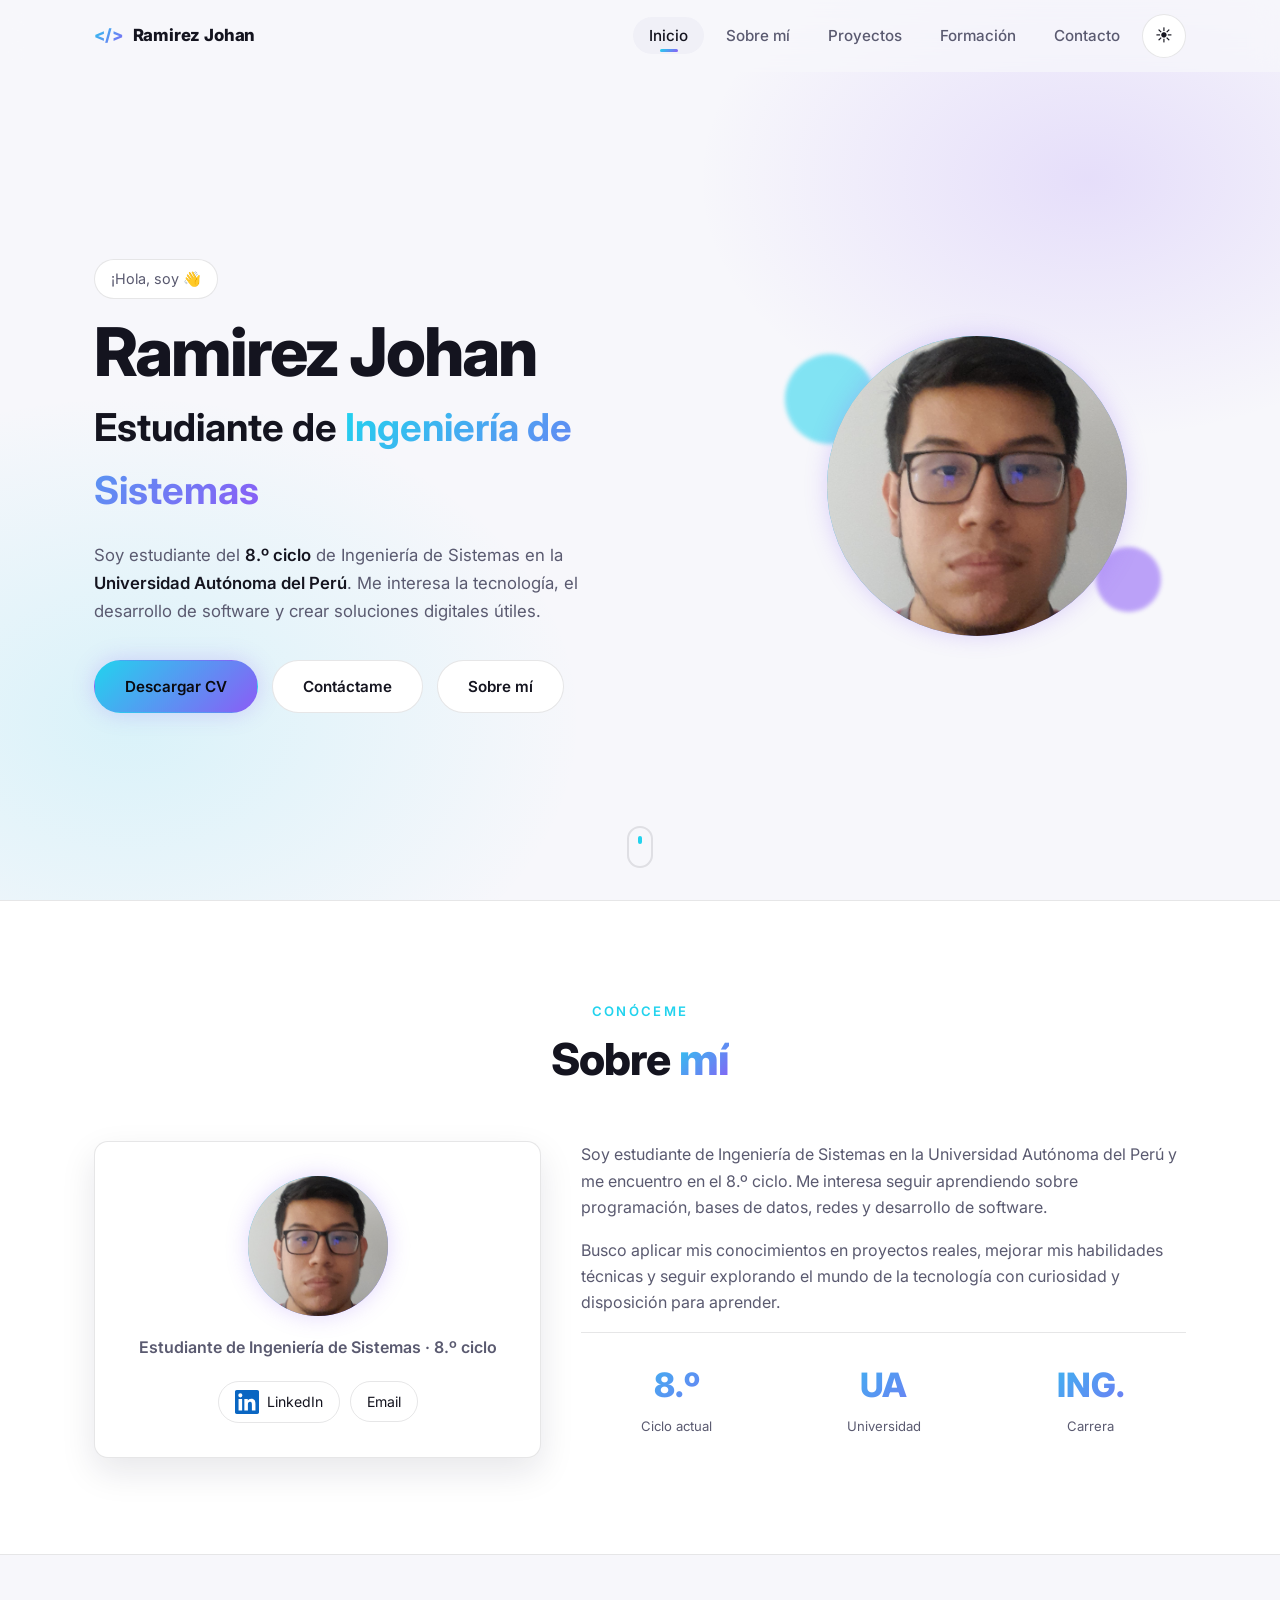
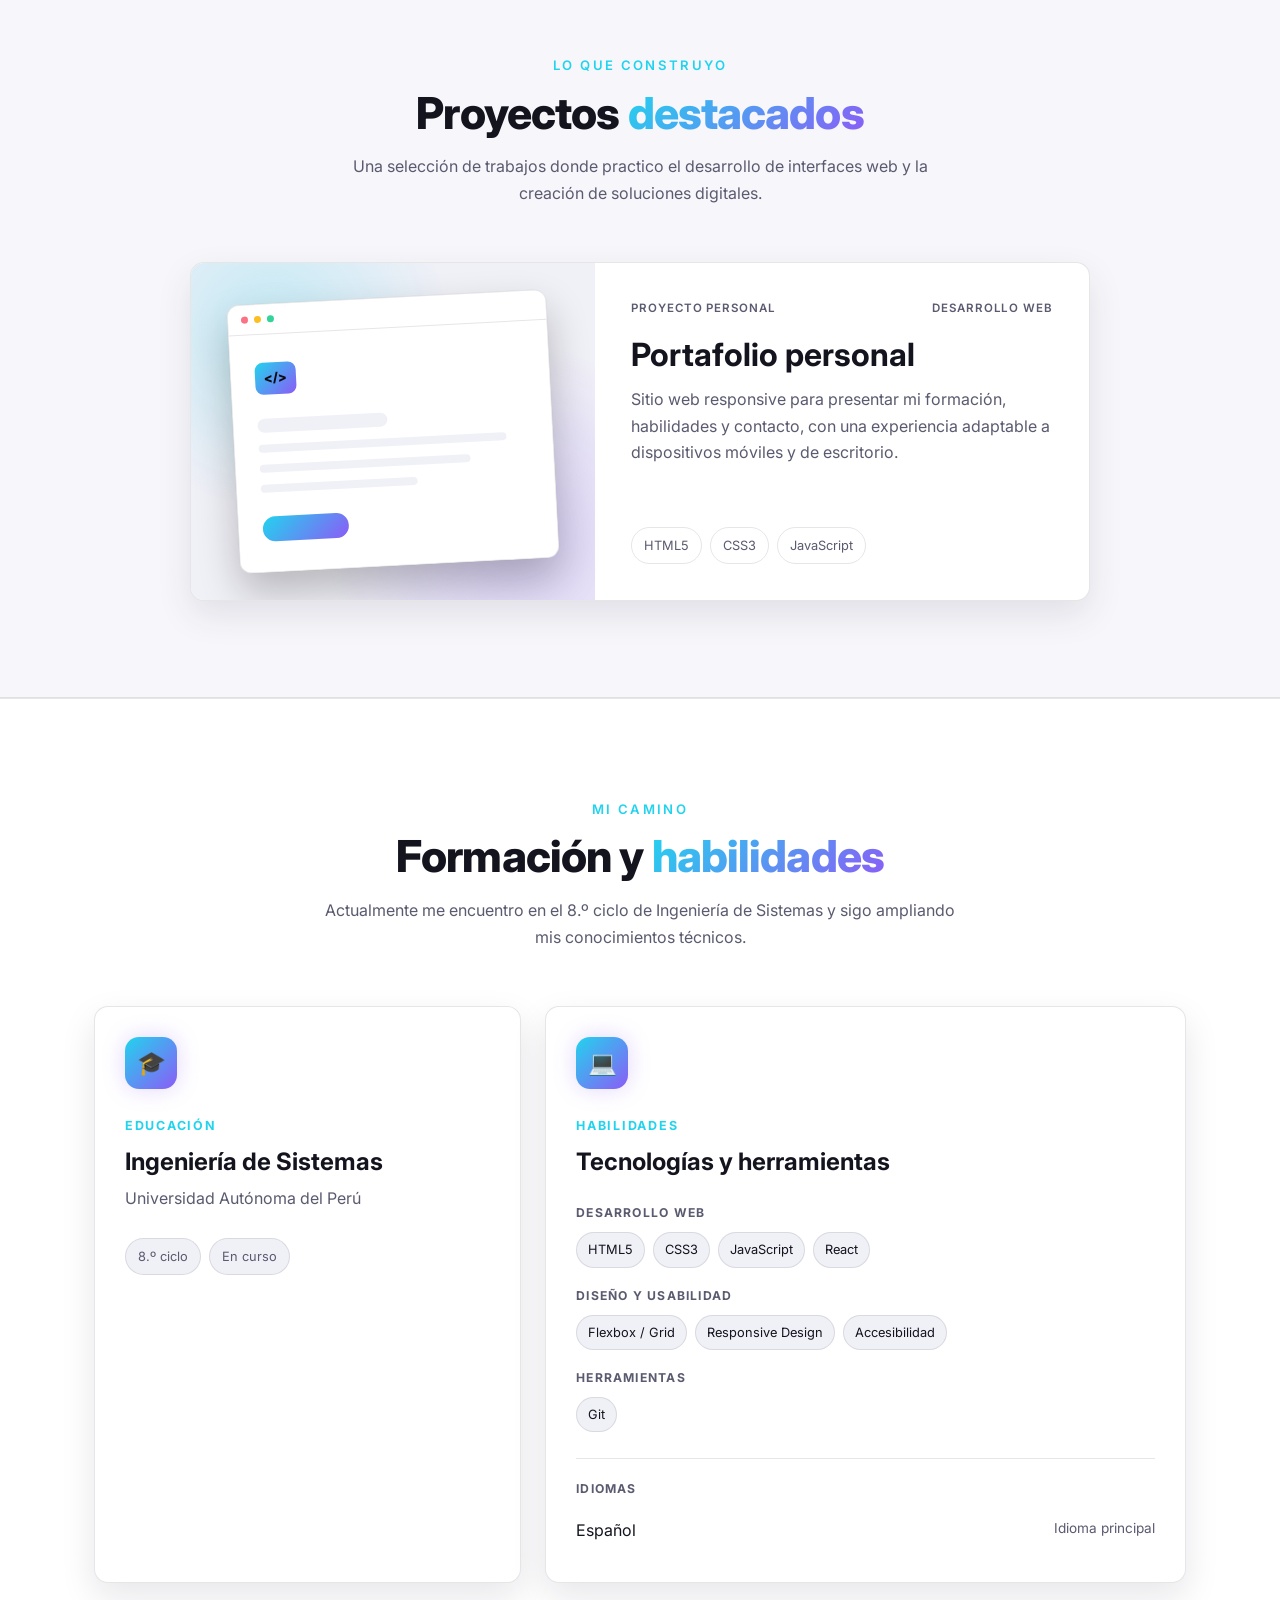
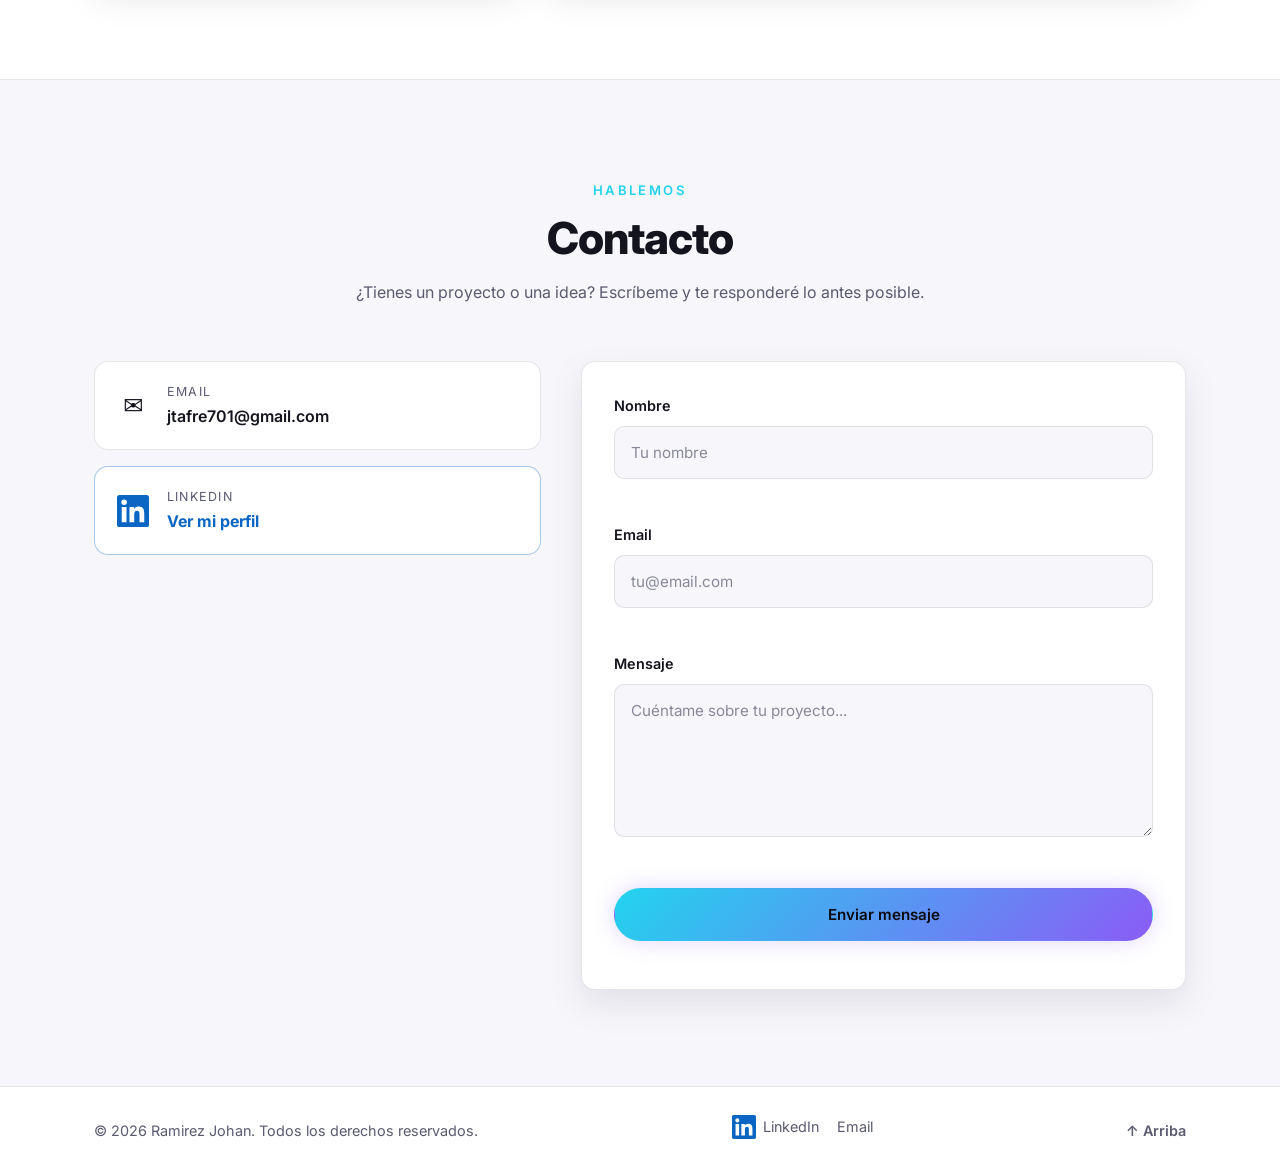
<file: index.html>
<!DOCTYPE html>
<html lang="es" class="dark-theme">
<head>
  <meta charset="UTF-8">
  <meta name="viewport" content="width=device-width, initial-scale=1.0">
  <meta name="description" content="Portafolio de Ramirez Johan, estudiante de Ingeniería de Sistemas de la Universidad Autónoma del Perú, 8.º ciclo.">
  <meta name="author" content="Ramirez Johan">
  <title>Ramirez Johan | Estudiante de Ingeniería de Sistemas</title>

  <link rel="preconnect" href="https://fonts.googleapis.com">
  <link rel="preconnect" href="https://fonts.gstatic.com" crossorigin>
  <link href="https://fonts.googleapis.com/css2?family=Inter:wght@400;500;600;700;800&display=swap" rel="stylesheet">

  <link rel="stylesheet" href="css/styles.css">
</head>
<body>

  <!-- ===== NAVBAR ===== -->
  <header class="navbar" id="navbar">
    <nav class="nav container">
      <a href="#inicio" class="nav__logo">
        <span class="logo__mark">&lt;/&gt;</span>
        <span class="logo__text">Ramirez Johan</span>
      </a>

      <ul class="nav__menu" id="nav-menu">
        <li><a href="#inicio" class="nav__link active">Inicio</a></li>
        <li><a href="#sobre-mi" class="nav__link">Sobre mí</a></li>
        <li><a href="#proyectos" class="nav__link">Proyectos</a></li>
        <li><a href="#formacion" class="nav__link">Formación</a></li>
        <li><a href="#contacto" class="nav__link">Contacto</a></li>

        <li class="nav__theme-item">
          <button class="theme-toggle" id="theme-toggle" type="button"
                  aria-label="Cambiar entre modo oscuro y claro" aria-pressed="false">
            <span class="theme-toggle__icon theme-toggle__icon--moon" aria-hidden="true">🌙</span>
            <span class="theme-toggle__icon theme-toggle__icon--sun" aria-hidden="true">☀️</span>
          </button>
        </li>
      </ul>

      <button class="nav__burger" id="nav-burger" type="button"
              aria-label="Abrir menú de navegación" aria-expanded="false" aria-controls="nav-menu">
        <span></span><span></span><span></span>
      </button>
    </nav>
  </header>

  <main>

    <!-- ===== HERO ===== -->
    <section class="hero" id="inicio">
      <div class="container hero__container">
        <div class="hero__content">
          <span class="hero__greeting">¡Hola, soy 👋</span>
          <h1 class="hero__name">Ramirez Johan</h1>
          <h2 class="hero__title">
            Estudiante de <span class="text-gradient">Ingeniería de Sistemas</span>
          </h2>
          <p class="hero__description">
            Soy estudiante del <strong>8.º ciclo</strong> de Ingeniería de Sistemas en la
            <strong>Universidad Autónoma del Perú</strong>. Me interesa la tecnología,
            el desarrollo de software y crear soluciones digitales útiles.
          </p>

          <div class="hero__buttons">
            <a href="assets/cv.pdf" class="btn btn--primary" download
               aria-label="Descargar mi currículum vitae en PDF">Descargar CV</a>
            <a href="#contacto" class="btn btn--outline">Contáctame</a>
            <a href="#sobre-mi" class="btn btn--outline">Sobre mí</a>
          </div>
        </div>

        <div class="hero__avatar">
          <div class="hero__avatar-circle">
            <img src="assets/foto.jpg.jpeg" alt="Foto de Ramirez Johan" decoding="async">
          </div>
          <span class="hero__orb hero__orb--1"></span>
          <span class="hero__orb hero__orb--2"></span>
        </div>
      </div>

      <a href="#sobre-mi" class="hero__scroll" aria-label="Desplazarse a la sección Sobre mí">
        <span class="hero__mouse"></span>
      </a>
    </section>

    <!-- ===== SOBRE MÍ ===== -->
    <section class="about section" id="sobre-mi">
      <div class="container">
        <div class="section__header">
          <span class="section__subtitle">Conóceme</span>
          <h2 class="section__title">Sobre <span class="text-gradient">mí</span></h2>
        </div>

        <div class="about__grid">
          <div class="about__card">
            <div class="about__photo">
              <img src="assets/foto.jpg.jpeg" alt="Foto de Ramirez Johan" loading="lazy">
            </div>
            <p class="about__role">Estudiante de Ingeniería de Sistemas · 8.º ciclo</p>
            <ul class="about__social">
              <li>
                <a href="https://www.linkedin.com/in/johan-brayan-ramirez-ccoyllo-47b322282" target="_blank" rel="noopener noreferrer" aria-label="LinkedIn">
                  <svg class="linkedin-icon" viewBox="0 0 24 24" aria-hidden="true">
                    <path d="M20.447 20.452h-3.554v-5.569c0-1.328-.027-3.037-1.852-3.037-1.853 0-2.136 1.445-2.136 2.939v5.667H9.351V9h3.414v1.561h.046c.477-.9 1.637-1.85 3.37-1.85 3.601 0 4.267 2.37 4.267 5.455v6.286zM5.337 7.433a2.062 2.062 0 1 1 0-4.124 2.062 2.062 0 0 1 0 4.124zM7.119 20.452H3.555V9h3.564v11.452zM22.225 0H1.771C.792 0 0 .774 0 1.729v20.542C0 23.227.792 24 1.771 24h20.451C23.2 24 24 23.227 24 22.271V1.729C24 .774 23.2 0 22.222 0h.003z"/>
                  </svg>
                  <span>LinkedIn</span>
                </a>
              </li>
              <li><a href="mailto:jtafre701@gmail.com" aria-label="Correo electrónico">Email</a></li>
            </ul>
          </div>

          <div class="about__info">
            <p>
              Soy estudiante de Ingeniería de Sistemas en la Universidad Autónoma
              del Perú y me encuentro en el 8.º ciclo. Me interesa seguir
              aprendiendo sobre programación, bases de datos, redes y desarrollo
              de software.
            </p>
            <p>
              Busco aplicar mis conocimientos en proyectos reales, mejorar mis
              habilidades técnicas y seguir explorando el mundo de la tecnología
              con curiosidad y disposición para aprender.
            </p>

            <div class="about__stats">
              <div class="stat">
                <span class="stat__number">8.º</span>
                <span class="stat__label">Ciclo actual</span>
              </div>
              <div class="stat">
                <span class="stat__number">UA</span>
                <span class="stat__label">Universidad</span>
              </div>
              <div class="stat">
                <span class="stat__number">ING.</span>
                <span class="stat__label">Carrera</span>
              </div>
            </div>
          </div>
        </div>
      </div>
    </section>

    <!-- ===== PROYECTOS ===== -->
    <section class="projects section" id="proyectos">
      <div class="container">
        <div class="section__header">
          <span class="section__subtitle">Lo que construyo</span>
          <h2 class="section__title">Proyectos <span class="text-gradient">destacados</span></h2>
          <p class="section__description">
            Una selección de trabajos donde practico el desarrollo de interfaces web y la creación de soluciones digitales.
          </p>
        </div>

        <div class="projects__grid">
          <article class="project-card">
            <div class="project-card__preview" aria-hidden="true">
              <div class="project-card__browser">
                <div class="project-card__browser-bar">
                  <span></span><span></span><span></span>
                </div>
                <div class="project-card__screen">
                  <span class="project-card__screen-mark">&lt;/&gt;</span>
                  <span class="project-card__screen-title"></span>
                  <span class="project-card__screen-line project-card__screen-line--wide"></span>
                  <span class="project-card__screen-line"></span>
                  <span class="project-card__screen-line project-card__screen-line--short"></span>
                  <span class="project-card__screen-button"></span>
                </div>
              </div>
            </div>
            <div class="project-card__body">
              <div class="project-card__meta">
                <span>Proyecto personal</span>
                <span>Desarrollo web</span>
              </div>
              <h3>Portafolio personal</h3>
              <p>
                Sitio web responsive para presentar mi formación, habilidades y contacto,
                con una experiencia adaptable a dispositivos móviles y de escritorio.
              </p>
              <ul class="project-card__tags" aria-label="Tecnologías utilizadas">
                <li>HTML5</li>
                <li>CSS3</li>
                <li>JavaScript</li>
              </ul>
            </div>
          </article>
        </div>
      </div>
    </section>

    <!-- ===== FORMACIÓN Y HABILIDADES ===== -->
    <section class="learning section" id="formacion">
      <div class="container">
        <div class="section__header">
          <span class="section__subtitle">Mi camino</span>
          <h2 class="section__title">Formación y <span class="text-gradient">habilidades</span></h2>
          <p class="section__description">
            Actualmente me encuentro en el 8.º ciclo de Ingeniería de Sistemas y sigo ampliando mis conocimientos técnicos.
          </p>
        </div>

        <div class="learning__grid">
          <article class="learning-card">
            <div class="learning-card__icon" aria-hidden="true">🎓</div>
            <span class="learning-card__label">Educación</span>
            <h3>Ingeniería de Sistemas</h3>
            <p class="learning-card__institution">Universidad Autónoma del Perú</p>
            <div class="learning-card__details">
              <span>8.º ciclo</span>
              <span>En curso</span>
            </div>
          </article>

          <article class="learning-card learning-card--skills">
            <div class="learning-card__icon" aria-hidden="true">💻</div>
            <span class="learning-card__label">Habilidades</span>
            <h3>Tecnologías y herramientas</h3>

            <div class="skills-list">
              <div class="skill-group">
                <h4>Desarrollo web</h4>
                <div class="skill-tags">
                  <span>HTML5</span>
                  <span>CSS3</span>
                  <span>JavaScript</span>
                  <span>React</span>
                </div>
              </div>
              <div class="skill-group">
                <h4>Diseño y usabilidad</h4>
                <div class="skill-tags">
                  <span>Flexbox / Grid</span>
                  <span>Responsive Design</span>
                  <span>Accesibilidad</span>
                </div>
              </div>
              <div class="skill-group">
                <h4>Herramientas</h4>
                <div class="skill-tags">
                  <span>Git</span>
                </div>
              </div>
            </div>

            <div class="languages">
              <h4>Idiomas</h4>
              <div class="language-list">
                <div class="language-list__item">
                  <span>Español</span>
                  <span>Idioma principal</span>
                </div>
              </div>
            </div>
          </article>
        </div>
      </div>
    </section>

    <!-- ===== CONTACTO ===== -->
    <section class="contact section" id="contacto">
      <div class="container">
        <div class="section__header">
          <span class="section__subtitle">Hablemos</span>
          <h2 class="section__title">Contacto</h2>
          <p class="section__description">
            ¿Tienes un proyecto o una idea? Escríbeme y te responderé lo antes posible.
          </p>
        </div>

        <div class="contact__grid">
          <div class="contact__info">
            <a class="contact__item" href="mailto:jtafre701@gmail.com">
              <span class="contact__icon" aria-hidden="true">✉️</span>
              <div>
                <span class="contact__label">Email</span>
                <span class="contact__value">jtafre701@gmail.com</span>
              </div>
            </a>

            <a class="contact__item contact__item--linkedin" href="https://www.linkedin.com/in/johan-brayan-ramirez-ccoyllo-47b322282" target="_blank" rel="noopener noreferrer">
              <span class="contact__icon" aria-hidden="true">
                <svg class="linkedin-icon" viewBox="0 0 24 24">
                  <path d="M20.447 20.452h-3.554v-5.569c0-1.328-.027-3.037-1.852-3.037-1.853 0-2.136 1.445-2.136 2.939v5.667H9.351V9h3.414v1.561h.046c.477-.9 1.637-1.85 3.37-1.85 3.601 0 4.267 2.37 4.267 5.455v6.286zM5.337 7.433a2.062 2.062 0 1 1 0-4.124 2.062 2.062 0 0 1 0 4.124zM7.119 20.452H3.555V9h3.564v11.452zM22.225 0H1.771C.792 0 0 .774 0 1.729v20.542C0 23.227.792 24 1.771 24h20.451C23.2 24 24 23.227 24 22.271V1.729C24 .774 23.2 0 22.222 0h.003z"/>
                </svg>
              </span>
              <div>
                <span class="contact__label">LinkedIn</span>
                <span class="contact__value">Ver mi perfil</span>
              </div>
            </a>
          </div>

          <form class="contact__form" id="contact-form" novalidate>
            <div class="form__field">
              <label for="name">Nombre</label>
              <input type="text" id="name" name="name" placeholder="Tu nombre" required
                     autocomplete="name" aria-describedby="name-error">
              <span class="form__error" id="name-error" role="alert"></span>
            </div>

            <div class="form__field">
              <label for="email">Email</label>
              <input type="email" id="email" name="email" placeholder="tu@email.com" required
                     autocomplete="email" aria-describedby="email-error">
              <span class="form__error" id="email-error" role="alert"></span>
            </div>

            <div class="form__field">
              <label for="message">Mensaje</label>
              <textarea id="message" name="message" rows="5" placeholder="Cuéntame sobre tu proyecto..."
                        required aria-describedby="message-error"></textarea>
              <span class="form__error" id="message-error" role="alert"></span>
            </div>

            <button type="submit" class="btn btn--primary btn--full">Enviar mensaje</button>

            <p class="form__status" id="form-status" role="status" aria-live="polite"></p>
          </form>
        </div>
      </div>
    </section>

  </main>

  <!-- ===== FOOTER ===== -->
  <footer class="footer">
    <div class="container footer__container">
      <p>&copy; <span id="year"></span> Ramirez Johan. Todos los derechos reservados.</p>
      <ul class="footer__social">
        <li>
          <a href="https://www.linkedin.com/in/johan-brayan-ramirez-ccoyllo-47b322282" target="_blank" rel="noopener noreferrer" aria-label="LinkedIn">
            <svg class="linkedin-icon" viewBox="0 0 24 24" aria-hidden="true">
              <path d="M20.447 20.452h-3.554v-5.569c0-1.328-.027-3.037-1.852-3.037-1.853 0-2.136 1.445-2.136 2.939v5.667H9.351V9h3.414v1.561h.046c.477-.9 1.637-1.85 3.37-1.85 3.601 0 4.267 2.37 4.267 5.455v6.286zM5.337 7.433a2.062 2.062 0 1 1 0-4.124 2.062 2.062 0 0 1 0 4.124zM7.119 20.452H3.555V9h3.564v11.452zM22.225 0H1.771C.792 0 0 .774 0 1.729v20.542C0 23.227.792 24 1.771 24h20.451C23.2 24 24 23.227 24 22.271V1.729C24 .774 23.2 0 22.222 0h.003z"/>
            </svg>
            <span>LinkedIn</span>
          </a>
        </li>
        <li><a href="mailto:jtafre701@gmail.com">Email</a></li>
      </ul>
      <a href="#inicio" class="footer__top" aria-label="Volver al inicio">↑ Arriba</a>
    </div>
  </footer>

  <script src="js/script.js"></script>
</body>
</html>
</file>
<file: css/styles.css>
/* =========================================================
   PORTAFOLIO — CSS3
   1. Variables / Temas (oscuro + claro)
   2. Reset y tipografía
   3. Utilidades
   4. Navbar
   5. Hero
   6. Sobre mí
   7. Proyectos
   8. Formación + habilidades
   9. Contacto + formulario
   10. Footer
   11. Responsive
   ========================================================= */

/* ---------- 1. VARIABLES / TEMAS ---------- */
:root {
  --font: 'Inter', system-ui, -apple-system, 'Segoe UI', Roboto, sans-serif;

  /* Acentos (comunes a ambos temas) */
  --accent-1: #22d3ee;      /* cyan */
  --accent-2: #8b5cf6;      /* violeta */
  --gradient: linear-gradient(135deg, var(--accent-1), var(--accent-2));

  --radius: 14px;
  --radius-sm: 10px;
  --nav-height: 72px;
  --container: 1140px;
  --transition: 0.28s cubic-bezier(0.4, 0, 0.2, 1);
}

/* Tema oscuro (por defecto) */
.dark-theme {
  --bg: #0a0a0f;
  --bg-2: #12121a;
  --surface: rgba(255, 255, 255, 0.04);
  --surface-2: rgba(255, 255, 255, 0.07);
  --border: rgba(255, 255, 255, 0.10);
  --text: #f1f1f5;
  --text-muted: #a1a1b5;
  --shadow: 0 18px 45px rgba(0, 0, 0, 0.55);
  --glow: 0 0 24px rgba(34, 211, 238, 0.35);
}

/* Tema claro */
.light-theme {
  --bg: #f7f7fb;
  --bg-2: #ffffff;
  --surface: #ffffff;
  --surface-2: #f0f0f7;
  --border: rgba(10, 10, 20, 0.10);
  --text: #14141f;
  --text-muted: #5a5a70;
  --shadow: 0 14px 35px rgba(20, 20, 45, 0.10);
  --glow: 0 0 22px rgba(139, 92, 246, 0.25);
}

/* ---------- 2. RESET Y TIPOGRAFÍA ---------- */
*,
*::before,
*::after { box-sizing: border-box; margin: 0; padding: 0; }

html { scroll-behavior: smooth; scroll-padding-top: var(--nav-height); }

body {
  font-family: var(--font);
  background: var(--bg);
  color: var(--text);
  line-height: 1.65;
  -webkit-font-smoothing: antialiased;
  overflow-x: hidden;
  transition: background var(--transition), color var(--transition);
}

img { max-width: 100%; display: block; }
a { color: inherit; text-decoration: none; }
ul { list-style: none; }
button, input, textarea { font: inherit; color: inherit; }

:focus-visible {
  outline: 3px solid var(--accent-1);
  outline-offset: 3px;
  border-radius: 4px;
}

@media (prefers-reduced-motion: reduce) {
  html { scroll-behavior: auto; }
  *, *::before, *::after {
    animation-duration: 0.001ms !important;
    transition-duration: 0.001ms !important;
  }
}

/* ---------- 3. UTILIDADES ---------- */
.container {
  width: 100%;
  max-width: var(--container);
  margin-inline: auto;
  padding-inline: 24px;
}

.section { padding: 96px 0; }

.section__header { text-align: center; max-width: 640px; margin: 0 auto 56px; }

.section__subtitle {
  display: inline-block;
  font-size: 0.82rem;
  font-weight: 600;
  letter-spacing: 0.18em;
  text-transform: uppercase;
  color: var(--accent-1);
  margin-bottom: 10px;
}

.section__title {
  font-size: clamp(2rem, 5vw, 2.75rem);
  font-weight: 800;
  line-height: 1.2;
  letter-spacing: -0.02em;
}

.section__description { color: var(--text-muted); margin-top: 14px; }

.text-gradient {
  background: var(--gradient);
  -webkit-background-clip: text;
  background-clip: text;
  -webkit-text-fill-color: transparent;
  color: transparent;
}

.btn {
  display: inline-flex;
  align-items: center;
  justify-content: center;
  gap: 8px;
  padding: 13px 30px;
  border: 1px solid transparent;
  border-radius: 999px;
  font-weight: 600;
  font-size: 0.95rem;
  cursor: pointer;
  transition: transform var(--transition), box-shadow var(--transition),
              background var(--transition), color var(--transition),
              border-color var(--transition);
}

.btn--primary {
  background: var(--gradient);
  color: #0a0a0f;
  box-shadow: var(--glow);
}
.btn--primary:hover { transform: translateY(-3px); box-shadow: 0 0 34px rgba(34, 211, 238, 0.5); }
.btn--primary:disabled { opacity: 0.65; cursor: not-allowed; transform: none; }

.btn--outline {
  border-color: var(--border);
  background: var(--surface);
  color: var(--text);
}
.btn--outline:hover { transform: translateY(-3px); border-color: var(--accent-1); color: var(--accent-1); }

.btn--full { width: 100%; }

/* ---------- 4. NAVBAR ---------- */
.navbar {
  position: fixed;
  inset: 0 0 auto 0;
  height: var(--nav-height);
  z-index: 1000;
  background: color-mix(in srgb, var(--bg) 72%, transparent);
  backdrop-filter: blur(14px);
  -webkit-backdrop-filter: blur(14px);
  border-bottom: 1px solid transparent;
  transition: background var(--transition), border-color var(--transition), box-shadow var(--transition);
}
.navbar.scrolled {
  border-bottom-color: var(--border);
  box-shadow: 0 8px 30px rgba(0, 0, 0, 0.18);
}

.nav {
  height: 100%;
  display: flex;
  align-items: center;
  justify-content: space-between;
  gap: 20px;
}

.nav__logo {
  display: inline-flex;
  align-items: center;
  gap: 10px;
  font-weight: 800;
  font-size: 1.05rem;
  letter-spacing: -0.01em;
}
.logo__mark {
  background: var(--gradient);
  -webkit-background-clip: text;
  background-clip: text;
  -webkit-text-fill-color: transparent;
  font-weight: 800;
}

.nav__menu {
  display: flex;
  align-items: center;
  gap: 6px;
}

.nav__link {
  position: relative;
  padding: 9px 16px;
  border-radius: 999px;
  font-size: 0.95rem;
  font-weight: 500;
  color: var(--text-muted);
  transition: color var(--transition), background var(--transition);
}
.nav__link:hover { color: var(--text); background: var(--surface-2); }
.nav__link.active { color: var(--text); background: var(--surface-2); }
.nav__link.active::after {
  content: '';
  position: absolute;
  left: 50%;
  bottom: 2px;
  width: 18px;
  height: 3px;
  border-radius: 3px;
  background: var(--gradient);
  transform: translateX(-50%);
}

/* Botón de tema */
.theme-toggle {
  position: relative;
  width: 44px;
  height: 44px;
  display: grid;
  place-items: center;
  border: 1px solid var(--border);
  border-radius: 50%;
  background: var(--surface);
  cursor: pointer;
  overflow: hidden;
  transition: border-color var(--transition), transform var(--transition);
}
.theme-toggle:hover { border-color: var(--accent-1); transform: rotate(15deg); }
.theme-toggle__icon { position: absolute; font-size: 1.05rem; transition: opacity var(--transition), transform var(--transition); }

.dark-theme .theme-toggle__icon--moon { opacity: 1; transform: translateY(0) scale(1); }
.dark-theme .theme-toggle__icon--sun  { opacity: 0; transform: translateY(18px) scale(0.4); }

.light-theme .theme-toggle__icon--sun  { opacity: 1; transform: translateY(0) scale(1); }
.light-theme .theme-toggle__icon--moon { opacity: 0; transform: translateY(-18px) scale(0.4); }

/* Menú hamburguesa */
.nav__burger {
  display: none;
  flex-direction: column;
  justify-content: center;
  gap: 5px;
  width: 44px;
  height: 44px;
  padding: 10px;
  background: transparent;
  border: 1px solid var(--border);
  border-radius: var(--radius-sm);
  cursor: pointer;
}
.nav__burger span {
  display: block;
  height: 2px;
  width: 100%;
  border-radius: 2px;
  background: var(--text);
  transition: transform var(--transition), opacity var(--transition);
}
.nav__burger.open span:nth-child(1) { transform: translateY(7px) rotate(45deg); }
.nav__burger.open span:nth-child(2) { opacity: 0; }
.nav__burger.open span:nth-child(3) { transform: translateY(-7px) rotate(-45deg); }

/* ---------- 5. HERO ---------- */
.hero {
  position: relative;
  min-height: 100svh;
  display: flex;
  align-items: center;
  padding-top: var(--nav-height);
  background:
    radial-gradient(600px 400px at 85% 20%, rgba(139, 92, 246, 0.16), transparent 65%),
    radial-gradient(700px 500px at 10% 80%, rgba(34, 211, 238, 0.14), transparent 65%),
    var(--bg);
  overflow: hidden;
}

.hero__container {
  display: grid;
  grid-template-columns: 1.2fr 0.8fr;
  align-items: center;
  gap: 48px;
}

.hero__greeting {
  display: inline-block;
  padding: 7px 16px;
  border: 1px solid var(--border);
  border-radius: 999px;
  background: var(--surface);
  font-size: 0.9rem;
  color: var(--text-muted);
  margin-bottom: 18px;
}

.hero__name {
  font-size: clamp(2.6rem, 7vw, 4.2rem);
  font-weight: 800;
  line-height: 1.05;
  letter-spacing: -0.03em;
}

.hero__title {
  font-size: clamp(1.5rem, 4vw, 2.4rem);
  font-weight: 700;
  margin-top: 8px;
  color: var(--text);
}

.hero__description {
  margin-top: 20px;
  max-width: 560px;
  color: var(--text-muted);
  font-size: 1.05rem;
}
.hero__description strong { color: var(--text); font-weight: 600; }

.hero__buttons {
  display: flex;
  flex-wrap: wrap;
  gap: 14px;
  margin-top: 34px;
}

/* Avatar */
.hero__avatar { position: relative; display: grid; place-items: center; }

.hero__avatar-circle {
  position: relative;
  z-index: 2;
  width: clamp(200px, 26vw, 300px);
  aspect-ratio: 1;
  display: grid;
  place-items: center;
  border-radius: 50%;
  background: var(--gradient);
  box-shadow: var(--glow);
  overflow: hidden;
  animation: float 5s ease-in-out infinite;
}
.hero__avatar-circle img,
.about__photo img {
  width: 100%;
  height: 100%;
  object-fit: cover;
}

.hero__orb {
  position: absolute;
  border-radius: 50%;
  filter: blur(2px);
  opacity: 0.55;
}
.hero__orb--1 {
  width: 90px; height: 90px;
  background: var(--accent-1);
  top: 6%; left: 4%;
  animation: float 6s ease-in-out infinite reverse;
}
.hero__orb--2 {
  width: 65px; height: 65px;
  background: var(--accent-2);
  bottom: 8%; right: 6%;
  animation: float 7s ease-in-out infinite;
}

@keyframes float {
  0%, 100% { transform: translateY(0); }
  50% { transform: translateY(-18px); }
}

/* Indicador de scroll */
.hero__scroll {
  position: absolute;
  left: 50%;
  bottom: 26px;
  transform: translateX(-50%);
  padding: 6px;
}
.hero__mouse {
  display: block;
  width: 26px;
  height: 42px;
  border: 2px solid var(--border);
  border-radius: 20px;
  position: relative;
}
.hero__mouse::after {
  content: '';
  position: absolute;
  top: 8px;
  left: 50%;
  width: 4px;
  height: 8px;
  border-radius: 4px;
  background: var(--accent-1);
  transform: translateX(-50%);
  animation: scrollDown 1.6s ease-in-out infinite;
}
@keyframes scrollDown {
  0% { opacity: 0; transform: translate(-50%, 0); }
  40% { opacity: 1; }
  100% { opacity: 0; transform: translate(-50%, 14px); }
}

/* ---------- 6. SOBRE MÍ ---------- */
.about {
  background: var(--bg-2);
  border-block: 1px solid var(--border);
}

.about__grid {
  display: grid;
  grid-template-columns: 0.85fr 1.15fr;
  gap: 40px;
  align-items: start;
}

.about__card {
  background: var(--surface);
  border: 1px solid var(--border);
  border-radius: var(--radius);
  padding: 34px 26px;
  text-align: center;
  box-shadow: var(--shadow);
}

.about__photo {
  width: 140px;
  height: 140px;
  margin: 0 auto 18px;
  display: grid;
  place-items: center;
  border-radius: 50%;
  background: var(--gradient);
  box-shadow: var(--glow);
  overflow: hidden;
}
.about__photo span {
  font-size: 3rem;
  font-weight: 800;
  color: #0a0a0f;
}

.about__role { font-weight: 600; color: var(--text-muted); margin-bottom: 20px; }

.about__social {
  display: flex;
  flex-wrap: wrap;
  justify-content: center;
  gap: 10px;
}
.about__social a {
  display: inline-flex;
  align-items: center;
  gap: 8px;
  padding: 8px 16px;
  border: 1px solid var(--border);
  border-radius: 999px;
  font-size: 0.88rem;
  transition: all var(--transition);
}
.linkedin-icon {
  width: 1.5rem;
  height: 1.5rem;
  flex: 0 0 auto;
  fill: #0a66c2;
}
.about__social a:hover {
  background: var(--gradient);
  color: #0a0a0f;
  border-color: transparent;
  transform: translateY(-2px);
}

.about__info p { color: var(--text-muted); margin-bottom: 16px; }

.about__stats {
  display: grid;
  grid-template-columns: repeat(3, 1fr);
  gap: 16px;
  padding-top: 24px;
  border-top: 1px solid var(--border);
}
.stat { text-align: center; }
.stat__number {
  display: block;
  font-size: clamp(1.6rem, 4vw, 2.1rem);
  font-weight: 800;
  background: var(--gradient);
  -webkit-background-clip: text;
  background-clip: text;
  -webkit-text-fill-color: transparent;
}
.stat__label { font-size: 0.82rem; color: var(--text-muted); }

/* ---------- 7. PROYECTOS ---------- */
.projects {
  background: var(--bg);
  border-bottom: 1px solid var(--border);
}
.projects__grid {
  max-width: 900px;
  margin: 0 auto;
}
.project-card {
  display: grid;
  grid-template-columns: minmax(0, 0.9fr) minmax(0, 1.1fr);
  overflow: hidden;
  background: var(--surface);
  border: 1px solid var(--border);
  border-radius: var(--radius);
  box-shadow: var(--shadow);
  transition: transform var(--transition), border-color var(--transition), box-shadow var(--transition);
}
.project-card:hover {
  transform: translateY(-5px);
  border-color: var(--accent-1);
}
.project-card__preview {
  min-height: 320px;
  display: grid;
  place-items: center;
  padding: 34px;
  background:
    radial-gradient(circle at 20% 20%, rgba(34, 211, 238, 0.22), transparent 42%),
    radial-gradient(circle at 80% 80%, rgba(139, 92, 246, 0.22), transparent 45%),
    var(--surface-2);
}
.project-card__browser {
  width: 100%;
  max-width: 320px;
  overflow: hidden;
  background: var(--bg-2);
  border: 1px solid var(--border);
  border-radius: 12px;
  box-shadow: 0 20px 40px rgba(0, 0, 0, 0.24);
  transform: rotate(-3deg);
}
.project-card__browser-bar {
  display: flex;
  gap: 6px;
  padding: 11px 13px;
  border-bottom: 1px solid var(--border);
}
.project-card__browser-bar span {
  width: 7px;
  height: 7px;
  border-radius: 50%;
  background: var(--text-muted);
}
.project-card__browser-bar span:first-child { background: #fb7185; }
.project-card__browser-bar span:nth-child(2) { background: #fbbf24; }
.project-card__browser-bar span:last-child { background: #34d399; }
.project-card__screen {
  min-height: 210px;
  padding: 28px 24px 30px;
}
.project-card__screen-mark {
  display: inline-flex;
  padding: 5px 9px;
  border-radius: 8px;
  background: var(--gradient);
  color: #0a0a0f;
  font-size: 0.82rem;
  font-weight: 800;
}
.project-card__screen-title,
.project-card__screen-line,
.project-card__screen-button {
  display: block;
  border-radius: 999px;
  background: var(--surface-2);
}
.project-card__screen-title {
  width: 48%;
  height: 14px;
  margin-top: 24px;
}
.project-card__screen-line {
  width: 78%;
  height: 8px;
  margin-top: 12px;
}
.project-card__screen-line--wide { width: 92%; }
.project-card__screen-line--short { width: 58%; }
.project-card__screen-button {
  width: 86px;
  height: 25px;
  margin-top: 24px;
  background: var(--gradient);
}
.project-card__body {
  display: flex;
  flex-direction: column;
  padding: 36px;
}
.project-card__meta {
  display: flex;
  justify-content: space-between;
  gap: 12px;
  color: var(--text-muted);
  font-size: 0.72rem;
  font-weight: 600;
  letter-spacing: 0.08em;
  text-transform: uppercase;
}
.project-card h3 {
  margin-top: 18px;
  font-size: clamp(1.45rem, 3vw, 2rem);
  line-height: 1.2;
}
.project-card p {
  margin-top: 12px;
  color: var(--text-muted);
}
.project-card__tags {
  display: flex;
  flex-wrap: wrap;
  gap: 8px;
  margin-top: auto;
  padding-top: 26px;
}
.project-card__tags li {
  padding: 7px 12px;
  border: 1px solid var(--border);
  border-radius: 999px;
  color: var(--text-muted);
  font-size: 0.8rem;
}

/* ---------- 8. FORMACIÓN Y HABILIDADES ---------- */
.learning {
  background: var(--bg-2);
  border-block: 1px solid var(--border);
}
.learning__grid {
  display: grid;
  grid-template-columns: minmax(0, 0.8fr) minmax(0, 1.2fr);
  gap: 24px;
}
.learning-card {
  padding: 30px;
  background: var(--surface);
  border: 1px solid var(--border);
  border-radius: var(--radius);
  box-shadow: var(--shadow);
}
.learning-card__icon {
  width: 52px;
  height: 52px;
  display: grid;
  place-items: center;
  margin-bottom: 22px;
  border-radius: 14px;
  background: var(--gradient);
  color: #0a0a0f;
  font-size: 1.45rem;
  box-shadow: var(--glow);
}
.learning-card__label {
  color: var(--accent-1);
  font-size: 0.78rem;
  font-weight: 700;
  letter-spacing: 0.14em;
  text-transform: uppercase;
}
.learning-card h3 {
  margin-top: 10px;
  font-size: 1.5rem;
  line-height: 1.25;
}
.learning-card__institution {
  margin-top: 8px;
  color: var(--text-muted);
}
.learning-card__details {
  display: flex;
  flex-wrap: wrap;
  gap: 8px;
  margin-top: 26px;
}
.learning-card__details span {
  padding: 7px 12px;
  border: 1px solid var(--border);
  border-radius: 999px;
  background: var(--surface-2);
  color: var(--text-muted);
  font-size: 0.8rem;
}
.skills-list {
  display: grid;
  gap: 18px;
  margin-top: 26px;
}
.skill-group h4,
.languages h4 {
  color: var(--text-muted);
  font-size: 0.76rem;
  font-weight: 700;
  letter-spacing: 0.1em;
  text-transform: uppercase;
}
.skill-tags {
  display: flex;
  flex-wrap: wrap;
  gap: 8px;
  margin-top: 9px;
}
.skill-tags span {
  padding: 6px 11px;
  border: 1px solid var(--border);
  border-radius: 999px;
  background: var(--surface-2);
  font-size: 0.8rem;
}
.languages {
  margin-top: 26px;
  padding-top: 20px;
  border-top: 1px solid var(--border);
}
.language-list { margin-top: 9px; }
.language-list__item {
  display: flex;
  justify-content: space-between;
  gap: 12px;
  padding: 9px 0;
}
.language-list__item + .language-list__item { border-top: 1px solid var(--border); }
.language-list__item span:last-child {
  color: var(--text-muted);
  font-size: 0.85rem;
}

/* ---------- 9. CONTACTO ---------- */
.contact__grid {
  display: grid;
  grid-template-columns: 0.85fr 1.15fr;
  gap: 40px;
}

.contact__info { display: flex; flex-direction: column; gap: 16px; }

.contact__item {
  display: flex;
  align-items: center;
  gap: 16px;
  padding: 20px;
  background: var(--surface);
  border: 1px solid var(--border);
  border-radius: var(--radius);
  transition: transform var(--transition), border-color var(--transition), box-shadow var(--transition);
}
.contact__item:hover {
  transform: translateY(-4px);
  border-color: var(--accent-1);
  box-shadow: var(--shadow);
}
.contact__item--linkedin {
  border-color: rgba(10, 102, 194, 0.35);
}
.contact__item--linkedin:hover {
  border-color: #0a66c2;
  box-shadow: 0 10px 30px rgba(10, 102, 194, 0.18);
}
.contact__item--linkedin .contact__value {
  color: #0a66c2;
  font-weight: 700;
}
.contact__icon {
  display: inline-flex;
  align-items: center;
  justify-content: center;
  width: 2.25rem;
  height: 2.25rem;
  font-size: 1.5rem;
}
.contact__icon .linkedin-icon {
  width: 2rem;
  height: 2rem;
}
.contact__label {
  display: block;
  font-size: 0.78rem;
  text-transform: uppercase;
  letter-spacing: 0.1em;
  color: var(--text-muted);
}
.contact__value { font-weight: 600; }

.contact__form {
  background: var(--surface);
  border: 1px solid var(--border);
  border-radius: var(--radius);
  padding: 32px;
  box-shadow: var(--shadow);
}

.form__field { margin-bottom: 20px; }
.form__field label {
  display: block;
  margin-bottom: 8px;
  font-size: 0.9rem;
  font-weight: 600;
}

.form__field input,
.form__field textarea {
  width: 100%;
  padding: 13px 16px;
  background: var(--bg);
  border: 1px solid var(--border);
  border-radius: var(--radius-sm);
  color: var(--text);
  font-size: 0.95rem;
  resize: vertical;
  transition: border-color var(--transition), box-shadow var(--transition);
}
.form__field input::placeholder,
.form__field textarea::placeholder { color: var(--text-muted); opacity: 0.7; }

.form__field input:focus,
.form__field textarea:focus {
  outline: none;
  border-color: var(--accent-1);
  box-shadow: 0 0 0 3px rgba(34, 211, 238, 0.18);
}

.form__field input.invalid,
.form__field textarea.invalid {
  border-color: #f43f5e;
}
.form__field input.invalid:focus,
.form__field textarea.invalid:focus {
  box-shadow: 0 0 0 3px rgba(244, 63, 94, 0.18);
}

.form__error {
  display: block;
  min-height: 18px;
  margin-top: 6px;
  font-size: 0.8rem;
  color: #fb7185;
}

.form__status {
  margin-top: 16px;
  font-size: 0.92rem;
  font-weight: 500;
  text-align: center;
}
.form__status--error { color: #fb7185; }
.form__status--success { color: #34d399; }

/* ---------- 10. FOOTER ---------- */
.footer {
  background: var(--bg-2);
  border-top: 1px solid var(--border);
  padding: 28px 0;
}
.footer__container {
  display: flex;
  align-items: center;
  justify-content: space-between;
  gap: 18px;
  flex-wrap: wrap;
  font-size: 0.9rem;
  color: var(--text-muted);
}
.footer__social { display: flex; gap: 18px; }
.footer__social a {
  display: inline-flex;
  align-items: center;
  gap: 7px;
}
.footer__social a, .footer__top { transition: color var(--transition); }
.footer__social a:hover, .footer__top:hover { color: var(--accent-1); }
.footer__top { font-weight: 600; }

/* ---------- 11. RESPONSIVE ---------- */
@media (max-width: 900px) {
  .hero__container { grid-template-columns: 1fr; text-align: center; gap: 40px; }
  .hero__avatar { order: -1; }
  .hero__description { margin-inline: auto; }
  .hero__buttons { justify-content: center; }
  .project-card { grid-template-columns: 1fr; }
  .project-card__preview { min-height: 260px; }
  .about__grid,
  .learning__grid,
  .contact__grid { grid-template-columns: 1fr; }
}

@media (max-width: 768px) {
  .section { padding: 72px 0; }

  .nav__burger { display: flex; }

  .nav__menu {
    position: absolute;
    top: var(--nav-height);
    right: 16px;
    left: 16px;
    flex-direction: column;
    align-items: stretch;
    gap: 4px;
    padding: 16px;
    background: var(--bg-2);
    border: 1px solid var(--border);
    border-radius: var(--radius);
    box-shadow: var(--shadow);
    opacity: 0;
    visibility: hidden;
    transform: translateY(-12px);
    transition: opacity var(--transition), transform var(--transition), visibility var(--transition);
  }
  .nav__menu.open { opacity: 1; visibility: visible; transform: translateY(0); }

  .nav__link { padding: 13px 16px; }
  .nav__link.active::after { display: none; }

  .nav__theme-item { border-top: 1px solid var(--border); padding-top: 10px; margin-top: 6px; }
  .theme-toggle { width: 100%; border-radius: var(--radius-sm); }

  .about__stats { grid-template-columns: repeat(3, 1fr); gap: 10px; }
  .contact__form { padding: 24px 20px; }
}

@media (max-width: 480px) {
  .container { padding-inline: 18px; }
  .hero__buttons .btn { width: 100%; }
  .project-card__preview { min-height: 220px; padding: 24px; }
  .project-card__browser { max-width: 270px; }
  .project-card__body { padding: 26px 22px; }
  .learning-card { padding: 24px 20px; }
  .footer__container { flex-direction: column; text-align: center; }
  .about__stats { grid-template-columns: 1fr; gap: 14px; }
}
</file>
